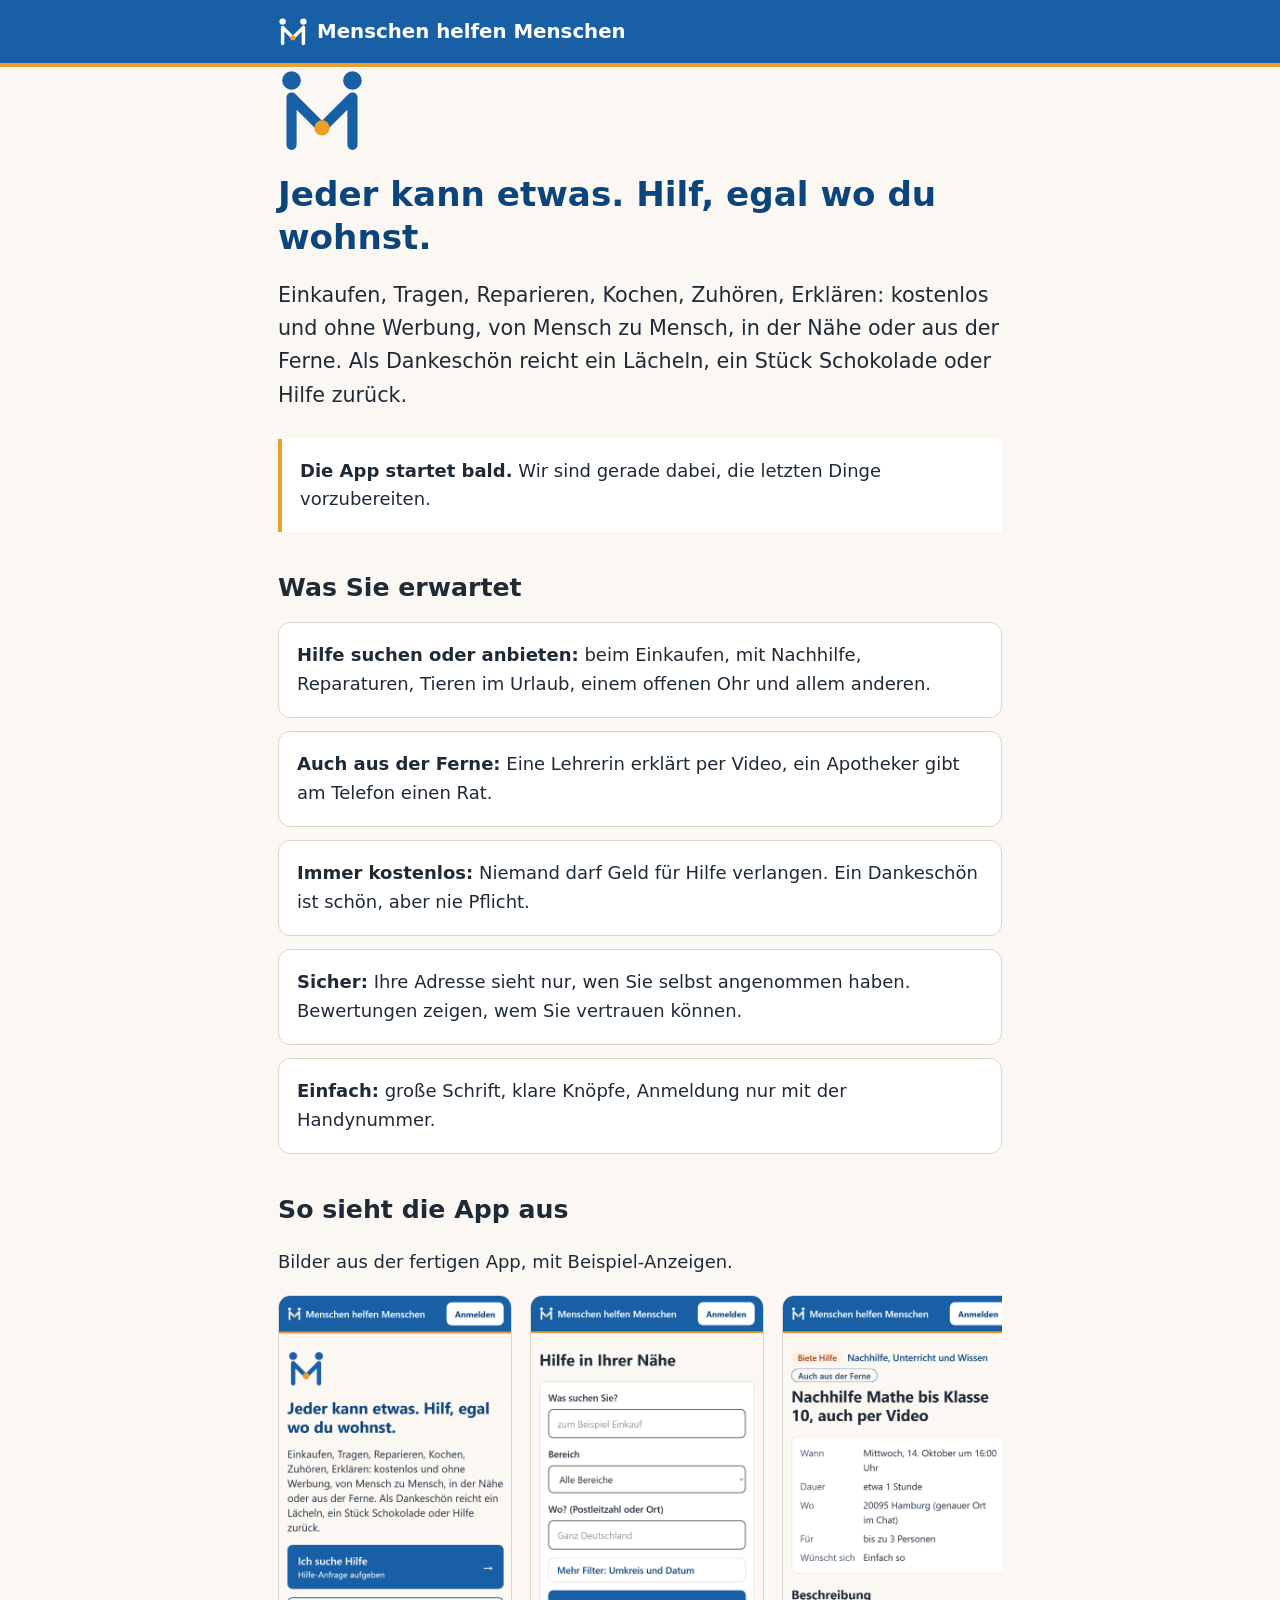
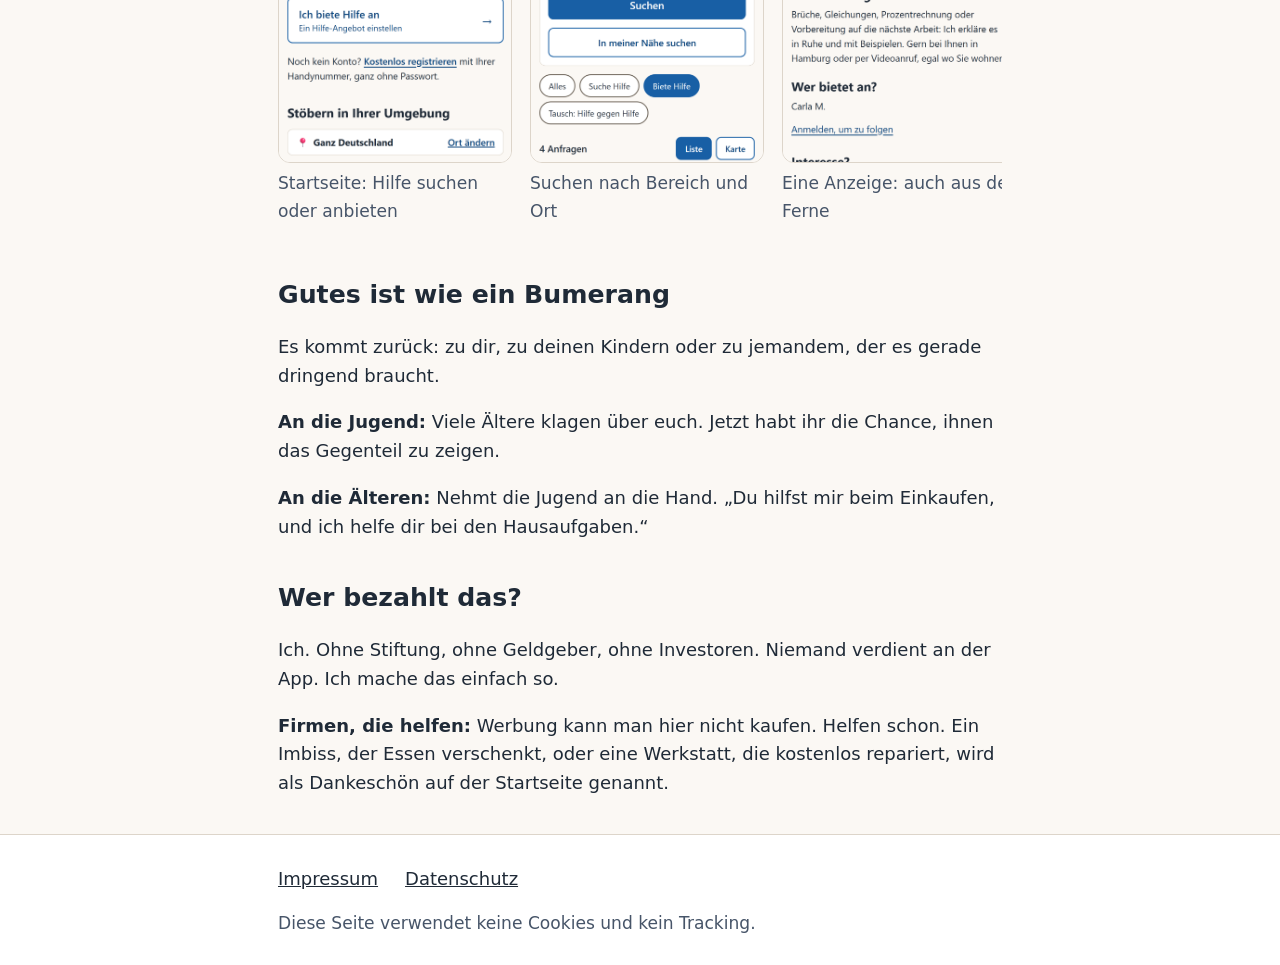
<file: index.html>
<!doctype html>
<html lang="de">
<head>
  <meta charset="utf-8">
  <meta name="viewport" content="width=device-width, initial-scale=1">
  <title>Menschen helfen Menschen – bald für Sie da</title>
  <meta name="description" content="Menschen helfen Menschen: kostenlos, ohne Werbung, von Mensch zu Mensch. In der Nähe oder aus der Ferne, in ganz Deutschland. Die App startet bald.">
  <meta name="theme-color" content="#185fa5">
  <link rel="icon" href="icon.svg" type="image/svg+xml">
  <link rel="stylesheet" href="style.css">
</head>
<body>
  <header class="kopf">
    <div class="innen">
      <a class="marke" href="./">
        <svg width="30" height="30" viewBox="6 6 52 52" aria-hidden="true"><path d="M14 52V24l18 18 18-18v28" fill="none" stroke="#fff" stroke-width="6" stroke-linecap="round" stroke-linejoin="round"/><circle cx="14" cy="14" r="5.5" fill="#fff"/><circle cx="50" cy="14" r="5.5" fill="#fff"/><circle cx="32" cy="42" r="4.5" fill="#ef9f27"/></svg>
        Menschen helfen Menschen
      </a>
    </div>
  </header>

  <main class="innen">
    <svg class="zeichen" width="88" height="88" viewBox="6 6 52 52" aria-hidden="true"><path d="M14 52V24l18 18 18-18v28" fill="none" stroke="#185fa5" stroke-width="6" stroke-linecap="round" stroke-linejoin="round"/><circle cx="14" cy="14" r="5.5" fill="#185fa5"/><circle cx="50" cy="14" r="5.5" fill="#185fa5"/><circle cx="32" cy="42" r="4.5" fill="#ef9f27"/></svg>
    <h1>Jeder kann etwas. Hilf, egal wo du wohnst.</h1>
    <p class="gross">Einkaufen, Tragen, Reparieren, Kochen, Zuhören, Erklären: kostenlos und ohne Werbung, von Mensch zu Mensch, in der Nähe oder aus der Ferne. Als Dankeschön reicht ein Lächeln, ein Stück Schokolade oder Hilfe zurück.</p>

    <p class="bald"><strong>Die App startet bald.</strong> Wir sind gerade dabei, die letzten Dinge vorzubereiten.</p>

    <section aria-labelledby="was-titel">
      <h2 id="was-titel">Was Sie erwartet</h2>
      <ul class="karten">
        <li><strong>Hilfe suchen oder anbieten:</strong> beim Einkaufen, mit Nachhilfe, Reparaturen, Tieren im Urlaub, einem offenen Ohr und allem anderen.</li>
        <li><strong>Auch aus der Ferne:</strong> Eine Lehrerin erklärt per Video, ein Apotheker gibt am Telefon einen Rat.</li>
        <li><strong>Immer kostenlos:</strong> Niemand darf Geld für Hilfe verlangen. Ein Dankeschön ist schön, aber nie Pflicht.</li>
        <li><strong>Sicher:</strong> Ihre Adresse sieht nur, wen Sie selbst angenommen haben. Bewertungen zeigen, wem Sie vertrauen können.</li>
        <li><strong>Einfach:</strong> große Schrift, klare Knöpfe, Anmeldung nur mit der Handynummer.</li>
      </ul>
    </section>

    <section aria-labelledby="bilder-titel">
      <h2 id="bilder-titel">So sieht die App aus</h2>
      <p>Bilder aus der fertigen App, mit Beispiel-Anzeigen.</p>
      <div class="galerie" tabindex="0" role="region" aria-label="Bilder aus der App, seitlich blätterbar">
        <figure><img src="bilder/1-start.png" width="500" height="1000" loading="lazy" alt="Startseite der App mit der Botschaft „Jeder kann etwas“ und den Knöpfen „Ich suche Hilfe“ und „Ich biete Hilfe an“"><figcaption>Startseite: Hilfe suchen oder anbieten</figcaption></figure>
        <figure><img src="bilder/2-angebote.png" width="500" height="1500" loading="lazy" alt="Suche nach Hilfe-Angeboten mit Filtern für Bereich und Ort und einer Liste von Angeboten"><figcaption>Suchen nach Bereich und Ort</figcaption></figure>
        <figure><img src="bilder/3-anzeige.png" width="500" height="1500" loading="lazy" alt="Anzeige „Nachhilfe Mathe bis Klasse 10, auch per Video“ mit Termin, Ort und Sicherheitshinweis"><figcaption>Eine Anzeige: auch aus der Ferne</figcaption></figure>
        <figure><img src="bilder/4-helferin.png" width="500" height="1400" loading="lazy" alt="Profil einer Helferin, Lehrerin, mit ihren Fähigkeiten und Zeiten"><figcaption>Helferprofil mit Fähigkeiten</figcaption></figure>
        <figure><img src="bilder/5-ueber-uns.png" width="500" height="1400" loading="lazy" alt="Seite „Über uns“ mit der Idee hinter der App"><figcaption>Über uns: die Idee dahinter</figcaption></figure>
      </div>
    </section>

    <section aria-labelledby="bumerang-titel">
      <h2 id="bumerang-titel">Gutes ist wie ein Bumerang</h2>
      <p>Es kommt zurück: zu dir, zu deinen Kindern oder zu jemandem, der es gerade dringend braucht.</p>
      <p><strong>An die Jugend:</strong> Viele Ältere klagen über euch. Jetzt habt ihr die Chance, ihnen das Gegenteil zu zeigen.</p>
      <p><strong>An die Älteren:</strong> Nehmt die Jugend an die Hand. „Du hilfst mir beim Einkaufen, und ich helfe dir bei den Hausaufgaben.“</p>
    </section>

    <section aria-labelledby="geld-titel">
      <h2 id="geld-titel">Wer bezahlt das?</h2>
      <p>Ich. Ohne Stiftung, ohne Geldgeber, ohne Investoren. Niemand verdient an der App. Ich mache das einfach so.</p>
      <p><strong>Firmen, die helfen:</strong> Werbung kann man hier nicht kaufen. Helfen schon. Ein Imbiss, der Essen verschenkt, oder eine Werkstatt, die kostenlos repariert, wird als Dankeschön auf der Startseite genannt.</p>
    </section>
  </main>

  <footer class="fuss">
    <div class="innen">
      <nav aria-label="Rechtliches">
        <a href="impressum.html">Impressum</a>
        <a href="datenschutz.html">Datenschutz</a>
      </nav>
      <p>Diese Seite verwendet keine Cookies und kein Tracking.</p>
    </div>
  </footer>
</body>
</html>
</file>
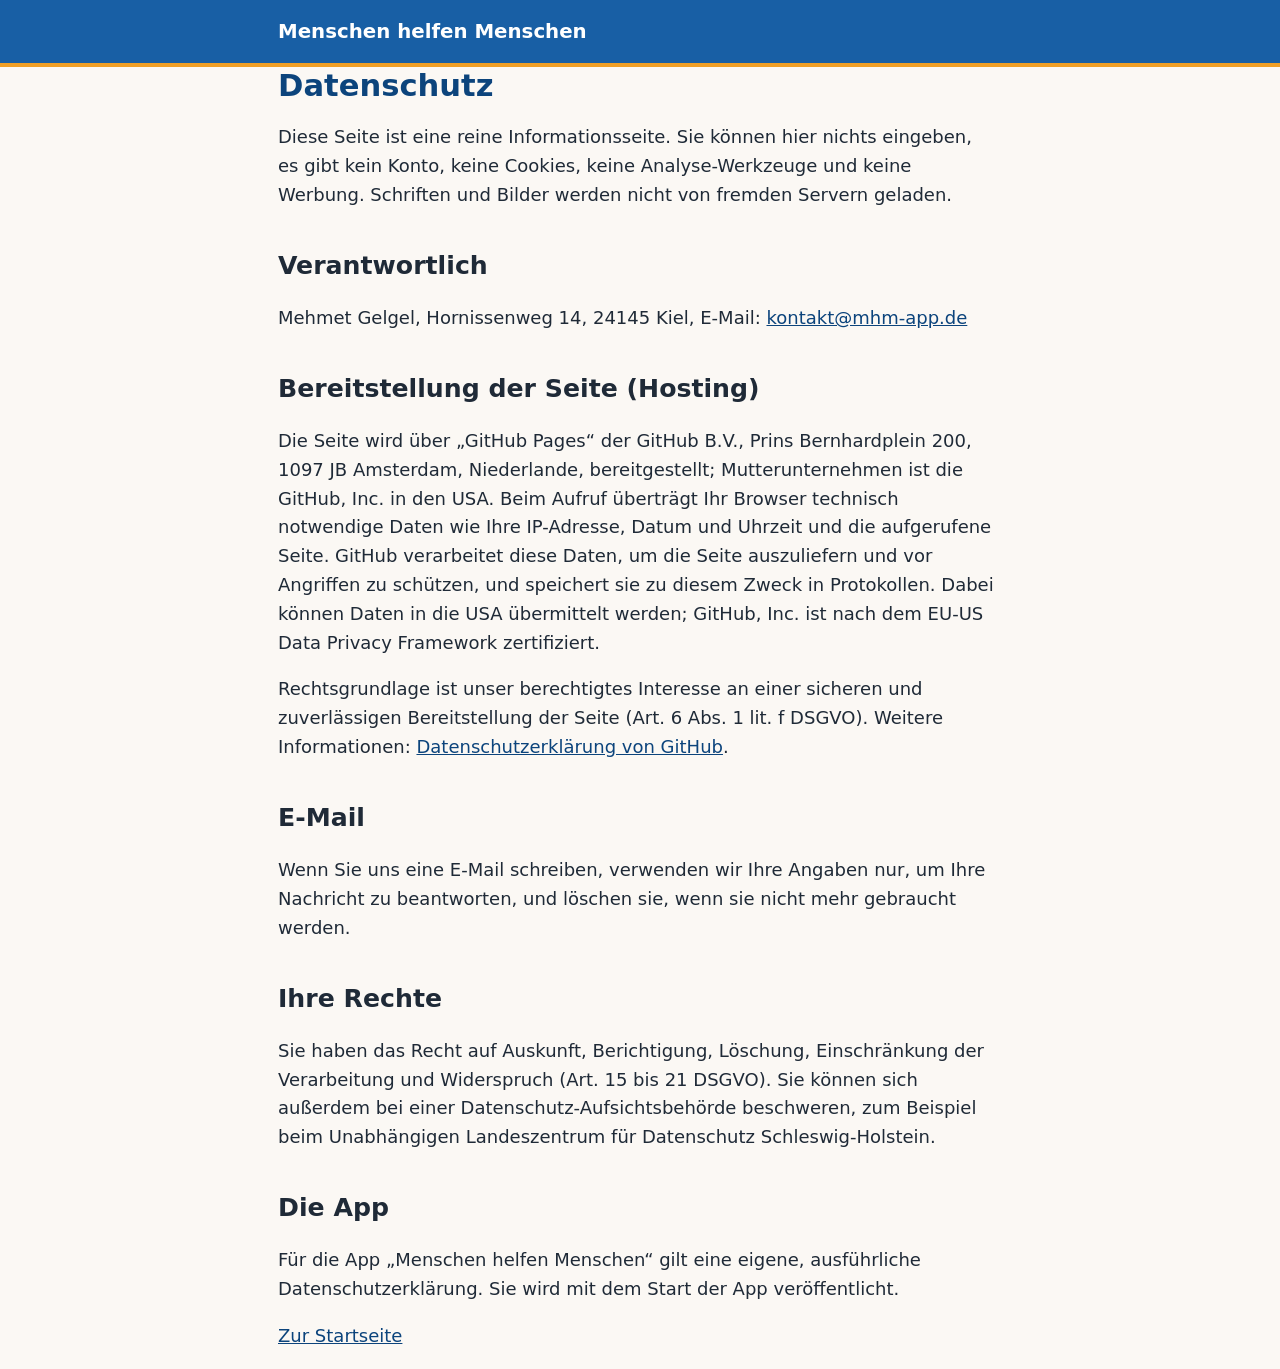
<file: datenschutz.html>
<!doctype html>
<html lang="de">
<head>
  <meta charset="utf-8">
  <meta name="viewport" content="width=device-width, initial-scale=1">
  <title>Datenschutz – Menschen helfen Menschen</title>
  <meta name="robots" content="noindex">
  <link rel="icon" href="icon.svg" type="image/svg+xml">
  <link rel="stylesheet" href="style.css">
</head>
<body>
  <header class="kopf"><div class="innen"><a class="marke" href="./">Menschen helfen Menschen</a></div></header>
  <main class="innen recht">
    <h1>Datenschutz</h1>
    <p>Diese Seite ist eine reine Informationsseite. Sie können hier nichts eingeben, es gibt kein Konto, keine Cookies, keine Analyse-Werkzeuge und keine Werbung. Schriften und Bilder werden nicht von fremden Servern geladen.</p>

    <h2>Verantwortlich</h2>
    <p>Mehmet Gelgel, Hornissenweg 14, 24145 Kiel, E-Mail: <a href="mailto:kontakt@mhm-app.de">kontakt@mhm-app.de</a></p>

    <h2>Bereitstellung der Seite (Hosting)</h2>
    <p>Die Seite wird über „GitHub Pages“ der GitHub B.V., Prins Bernhardplein 200, 1097 JB Amsterdam, Niederlande, bereitgestellt; Mutterunternehmen ist die GitHub, Inc. in den USA. Beim Aufruf überträgt Ihr Browser technisch notwendige Daten wie Ihre IP-Adresse, Datum und Uhrzeit und die aufgerufene Seite. GitHub verarbeitet diese Daten, um die Seite auszuliefern und vor Angriffen zu schützen, und speichert sie zu diesem Zweck in Protokollen. Dabei können Daten in die USA übermittelt werden; GitHub, Inc. ist nach dem EU-US Data Privacy Framework zertifiziert.</p>
    <p>Rechtsgrundlage ist unser berechtigtes Interesse an einer sicheren und zuverlässigen Bereitstellung der Seite (Art. 6 Abs. 1 lit. f DSGVO). Weitere Informationen: <a href="https://docs.github.com/de/site-policy/privacy-policies/github-general-privacy-statement">Datenschutzerklärung von GitHub</a>.</p>

    <h2>E-Mail</h2>
    <p>Wenn Sie uns eine E-Mail schreiben, verwenden wir Ihre Angaben nur, um Ihre Nachricht zu beantworten, und löschen sie, wenn sie nicht mehr gebraucht werden.</p>

    <h2>Ihre Rechte</h2>
    <p>Sie haben das Recht auf Auskunft, Berichtigung, Löschung, Einschränkung der Verarbeitung und Widerspruch (Art. 15 bis 21 DSGVO). Sie können sich außerdem bei einer Datenschutz-Aufsichtsbehörde beschweren, zum Beispiel beim Unabhängigen Landeszentrum für Datenschutz Schleswig-Holstein.</p>

    <h2>Die App</h2>
    <p>Für die App „Menschen helfen Menschen“ gilt eine eigene, ausführliche Datenschutzerklärung. Sie wird mit dem Start der App veröffentlicht.</p>
    <p><a href="./">Zur Startseite</a></p>
  </main>
</body>
</html>
</file>
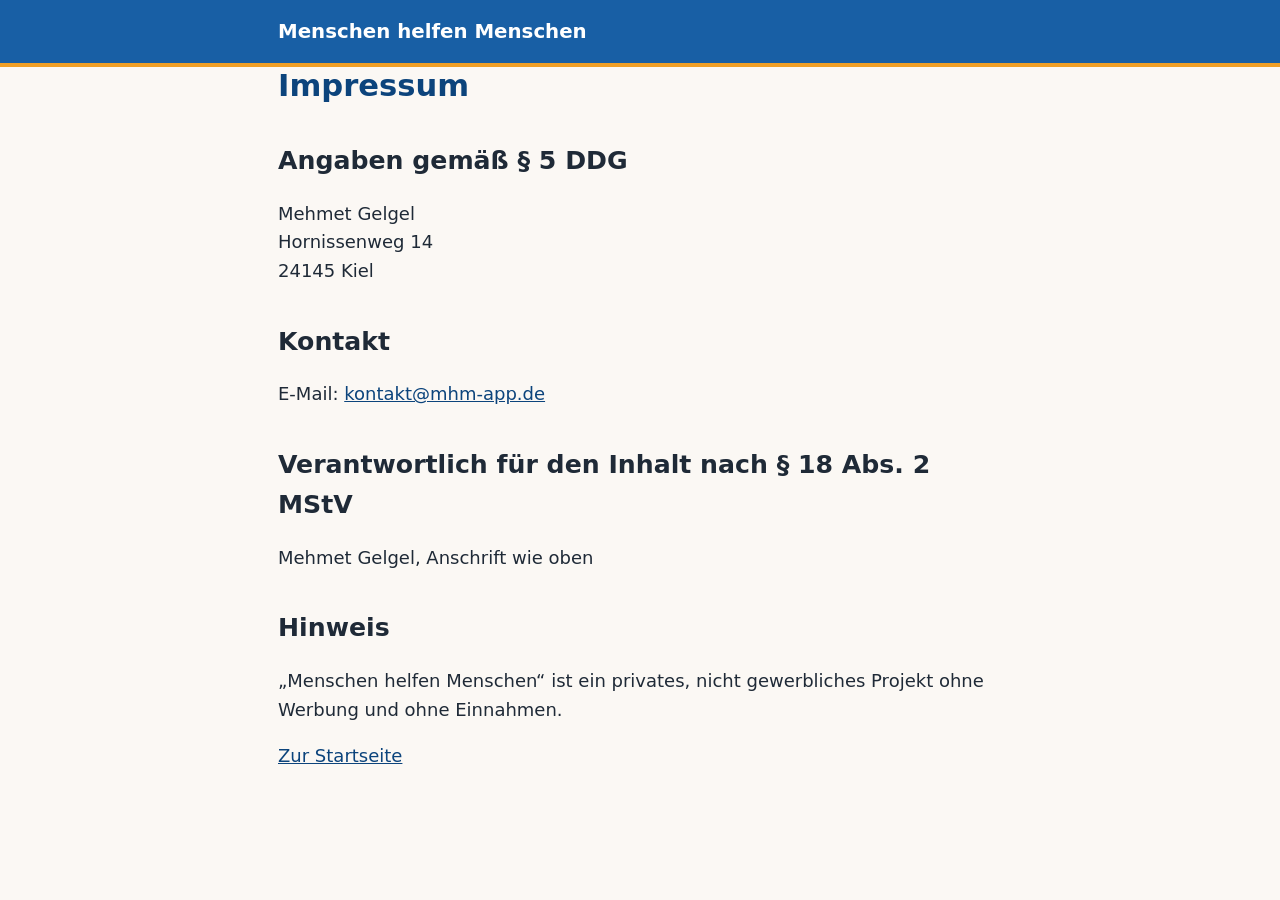
<file: impressum.html>
<!doctype html>
<html lang="de">
<head>
  <meta charset="utf-8">
  <meta name="viewport" content="width=device-width, initial-scale=1">
  <title>Impressum – Menschen helfen Menschen</title>
  <meta name="robots" content="noindex">
  <link rel="icon" href="icon.svg" type="image/svg+xml">
  <link rel="stylesheet" href="style.css">
</head>
<body>
  <header class="kopf"><div class="innen"><a class="marke" href="./">Menschen helfen Menschen</a></div></header>
  <main class="innen recht">
    <h1>Impressum</h1>
    <h2>Angaben gemäß § 5 DDG</h2>
    <p>
      Mehmet Gelgel<br>
      Hornissenweg 14<br>24145 Kiel
    </p>
    <h2>Kontakt</h2>
    <p>E-Mail: <a href="mailto:kontakt@mhm-app.de">kontakt@mhm-app.de</a></p>
    <h2>Verantwortlich für den Inhalt nach § 18 Abs. 2 MStV</h2>
    <p>Mehmet Gelgel, Anschrift wie oben</p>
    <h2>Hinweis</h2>
    <p>„Menschen helfen Menschen“ ist ein privates, nicht gewerbliches Projekt ohne Werbung und ohne Einnahmen.</p>
    <p><a href="./">Zur Startseite</a></p>
  </main>
</body>
</html>
</file>
<file: style.css>
:root {
  --brand: #185fa5;
  --brand-dark: #0c447c;
  --accent: #ef9f27;
  --ink: #1f2a37;
  --ink-muted: #475569;
  --page: #fbf8f4;
  --surface: #ffffff;
  --line: #ddd5ca;
}
* { box-sizing: border-box; }
html { font-size: 18px; }
body {
  margin: 0;
  background: var(--page);
  color: var(--ink);
  font-family: system-ui, -apple-system, "Segoe UI", Roboto, Arial, sans-serif;
  line-height: 1.6;
}
.innen { max-width: 42rem; margin: 0 auto; padding: 0 16px; }
.kopf { background: var(--brand); border-bottom: 4px solid var(--accent); }
.kopf .innen { display: flex; align-items: center; min-height: 3.5rem; }
.marke {
  display: inline-flex; align-items: center; gap: 0.5rem; min-height: 44px;
  color: #fff; font-weight: 600; font-size: 1.1rem; text-decoration: none;
}
.marke:focus-visible { outline: 3px solid #fff; outline-offset: 2px; }
main { padding-top: 2rem; padding-bottom: 2rem; }
.zeichen { display: block; margin-bottom: 1rem; }
h1 { color: var(--brand-dark); font-size: 1.9rem; line-height: 1.25; margin: 0 0 1rem; }
h2 { font-size: 1.4rem; margin: 2rem 0 0.75rem; }
.gross { font-size: 1.15rem; }
.bald {
  background: var(--surface); border-left: 4px solid var(--accent);
  padding: 1rem; margin: 1.5rem 0;
}
.karten { list-style: none; padding: 0; margin: 0; display: grid; gap: 0.75rem; }
.karten li { background: var(--surface); border: 1px solid var(--line); border-radius: 12px; padding: 1rem; }
a { color: var(--brand-dark); }
a:focus-visible { outline: 3px solid var(--ink); outline-offset: 2px; }
.fuss { border-top: 1px solid var(--line); background: var(--surface); margin-top: 2rem; }
.fuss .innen { padding-top: 1.25rem; padding-bottom: 1.5rem; }
.fuss nav { display: flex; flex-wrap: wrap; gap: 1.5rem; }
.fuss nav a { display: inline-flex; align-items: center; min-height: 44px; color: var(--ink); }
.fuss p { color: var(--ink-muted); font-size: 0.95rem; margin: 0.5rem 0 0; }
.recht h1 { font-size: 1.7rem; }
.recht p, .recht li { max-width: 40rem; }
.galerie { display: flex; gap: 1rem; overflow-x: auto; padding-bottom: 0.75rem; scroll-snap-type: x mandatory; }
.galerie figure { flex: 0 0 13rem; margin: 0; scroll-snap-align: start; }
.galerie img { width: 100%; height: 26rem; object-fit: cover; object-position: top; border: 1px solid var(--line); border-radius: 12px; background: var(--surface); display: block; }
.galerie figcaption { font-size: 0.95rem; color: var(--ink-muted); margin-top: 0.4rem; }
</file>
